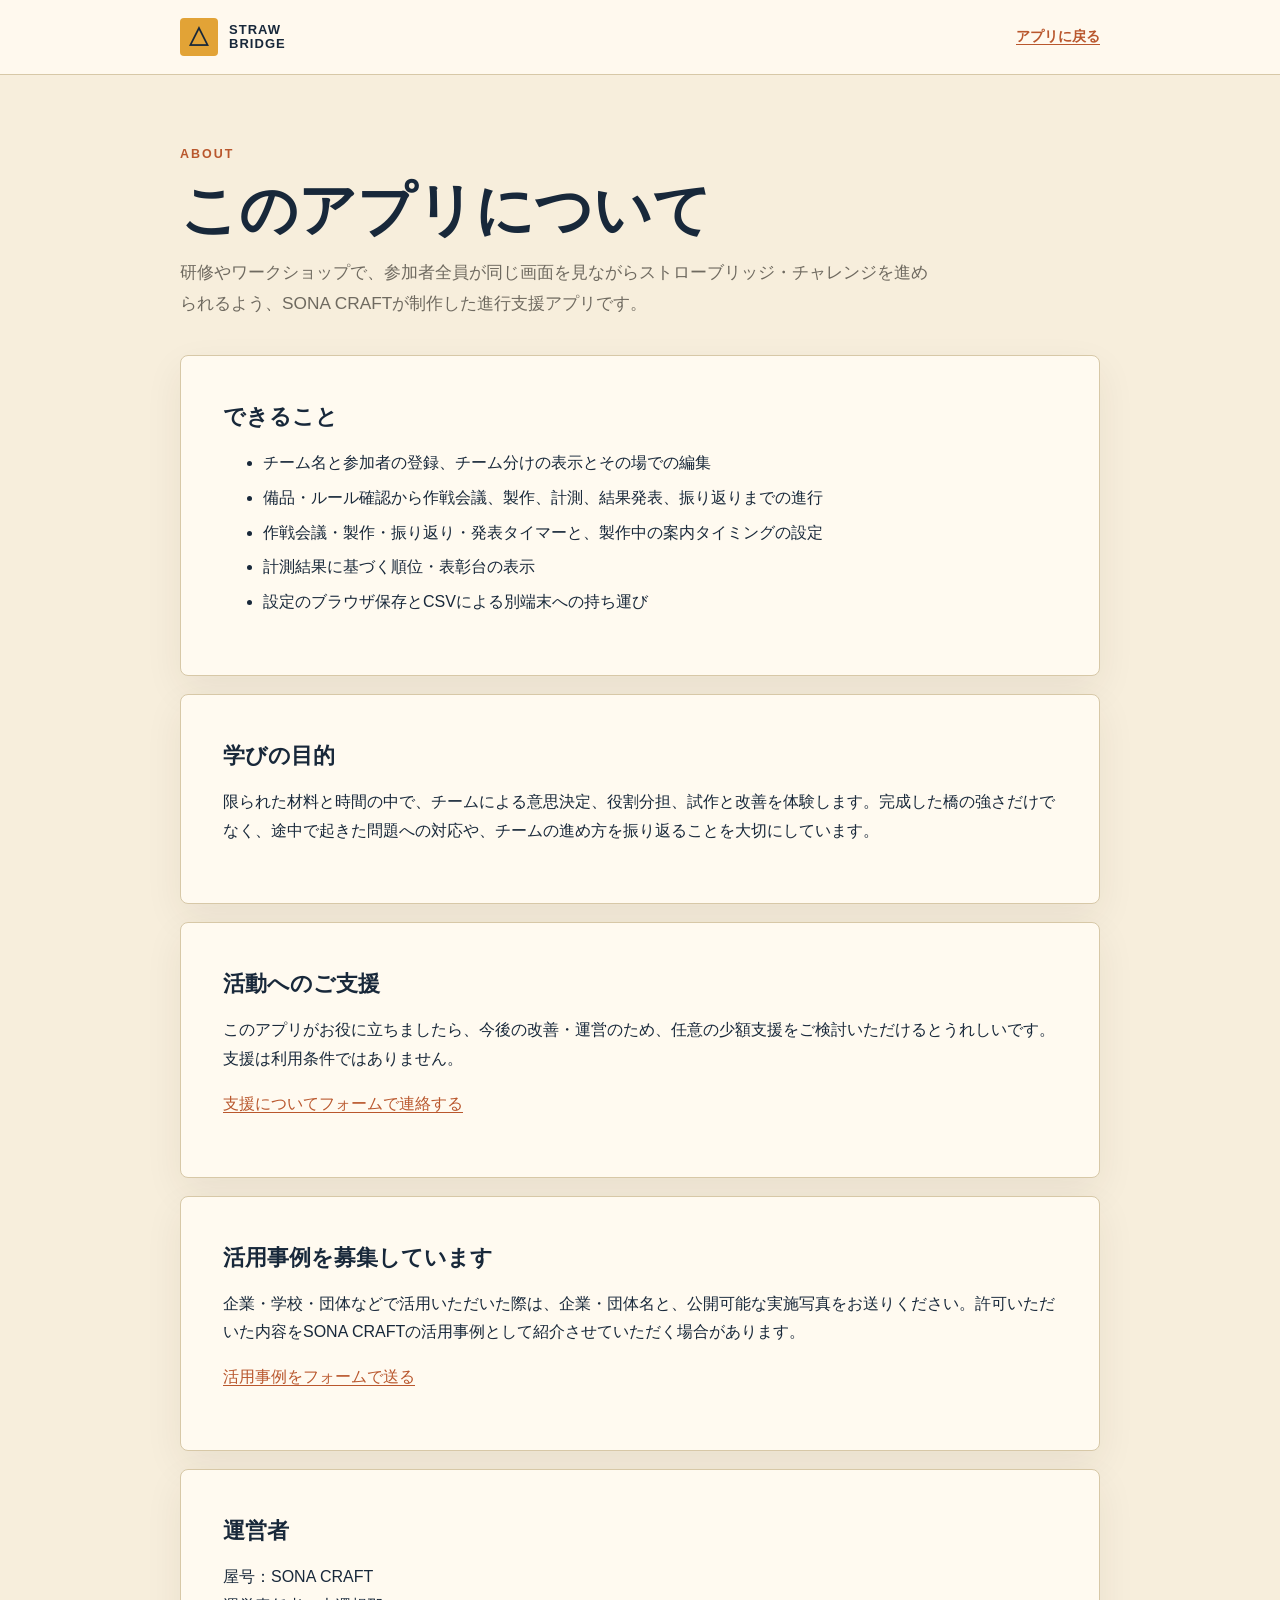
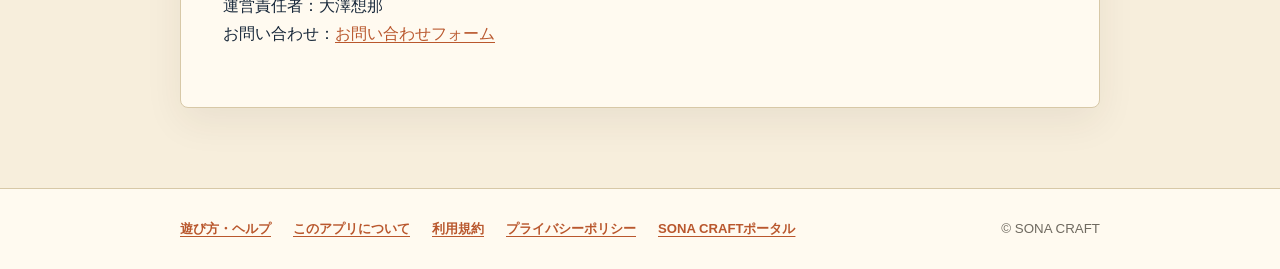
<file: public/about.html>
<!doctype html>
<html lang="ja">
<head><meta charset="UTF-8"><meta name="viewport" content="width=device-width, initial-scale=1.0">
  <meta name="google-adsense-account" content="ca-pub-6423794191116812"><title>このアプリについて | ストローブリッジ・チャレンジ</title><link rel="stylesheet" href="css/legal.css">  <script async src="https://pagead2.googlesyndication.com/pagead/js/adsbygoogle.js?client=ca-pub-6423794191116812" crossorigin="anonymous"></script>
</head>
<body>
  <header class="legal-header"><div class="legal-header-inner"><a class="brand" href="index.html"><span class="brand-mark">△</span><span>STRAW<br>BRIDGE</span></a><a class="back-link" href="index.html">アプリに戻る</a></div></header>
  <main class="legal-main">
    <div class="legal-hero"><span class="eyebrow">ABOUT</span><h1>このアプリについて</h1><p class="lead">研修やワークショップで、参加者全員が同じ画面を見ながらストローブリッジ・チャレンジを進められるよう、SONA CRAFTが制作した進行支援アプリです。</p></div>
    <section class="legal-card"><h2>できること</h2><ul><li>チーム名と参加者の登録、チーム分けの表示とその場での編集</li><li>備品・ルール確認から作戦会議、製作、計測、結果発表、振り返りまでの進行</li><li>作戦会議・製作・振り返り・発表タイマーと、製作中の案内タイミングの設定</li><li>計測結果に基づく順位・表彰台の表示</li><li>設定のブラウザ保存とCSVによる別端末への持ち運び</li></ul></section>
    <section class="legal-card"><h2>学びの目的</h2><p>限られた材料と時間の中で、チームによる意思決定、役割分担、試作と改善を体験します。完成した橋の強さだけでなく、途中で起きた問題への対応や、チームの進め方を振り返ることを大切にしています。</p></section>
    <section class="legal-card"><h2>活動へのご支援</h2><p>このアプリがお役に立ちましたら、今後の改善・運営のため、任意の少額支援をご検討いただけるとうれしいです。支援は利用条件ではありません。</p><p><a href="https://portal.sona-craft.com/request?app=straw-bridge&amp;type=support">支援についてフォームで連絡する</a></p></section>
    <section class="legal-card"><h2>活用事例を募集しています</h2><p>企業・学校・団体などで活用いただいた際は、企業・団体名と、公開可能な実施写真をお送りください。許可いただいた内容をSONA CRAFTの活用事例として紹介させていただく場合があります。</p><p><a href="https://portal.sona-craft.com/request?app=straw-bridge&amp;type=use-case">活用事例をフォームで送る</a></p></section>
    <section class="legal-card"><h2>運営者</h2><p>屋号：SONA CRAFT<br>運営責任者：大澤想那<br>お問い合わせ：<a href="https://portal.sona-craft.com/request.html?type=contact&amp;app=straw-bridge">お問い合わせフォーム</a></p></section>
  </main>
  <footer class="legal-footer"><div class="legal-footer-inner"><nav><a href="how-to-play.html">遊び方・ヘルプ</a><a href="about.html">このアプリについて</a><a href="terms.html">利用規約</a><a href="privacy.html">プライバシーポリシー</a><a href="https://portal.sona-craft.com/">SONA CRAFTポータル</a></nav><small>© SONA CRAFT</small></div></footer>
</body>
</html>
</file>
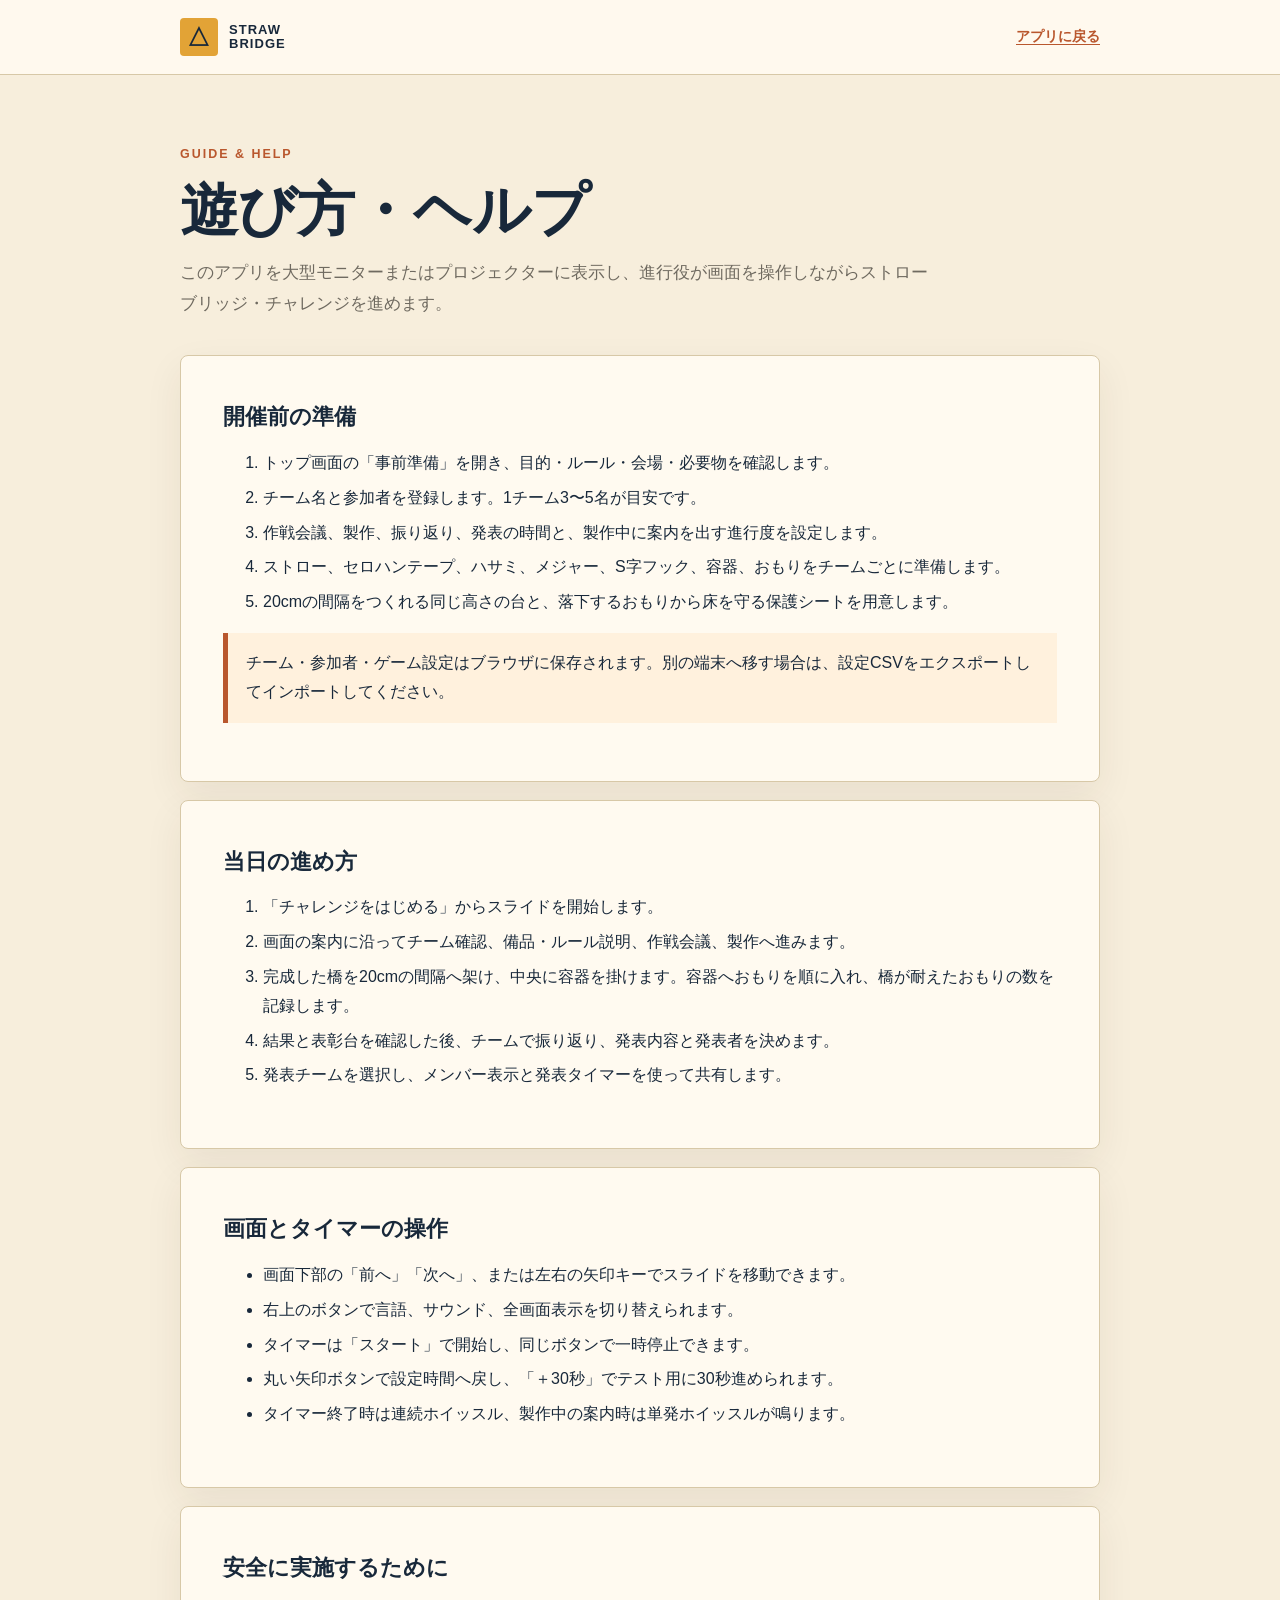
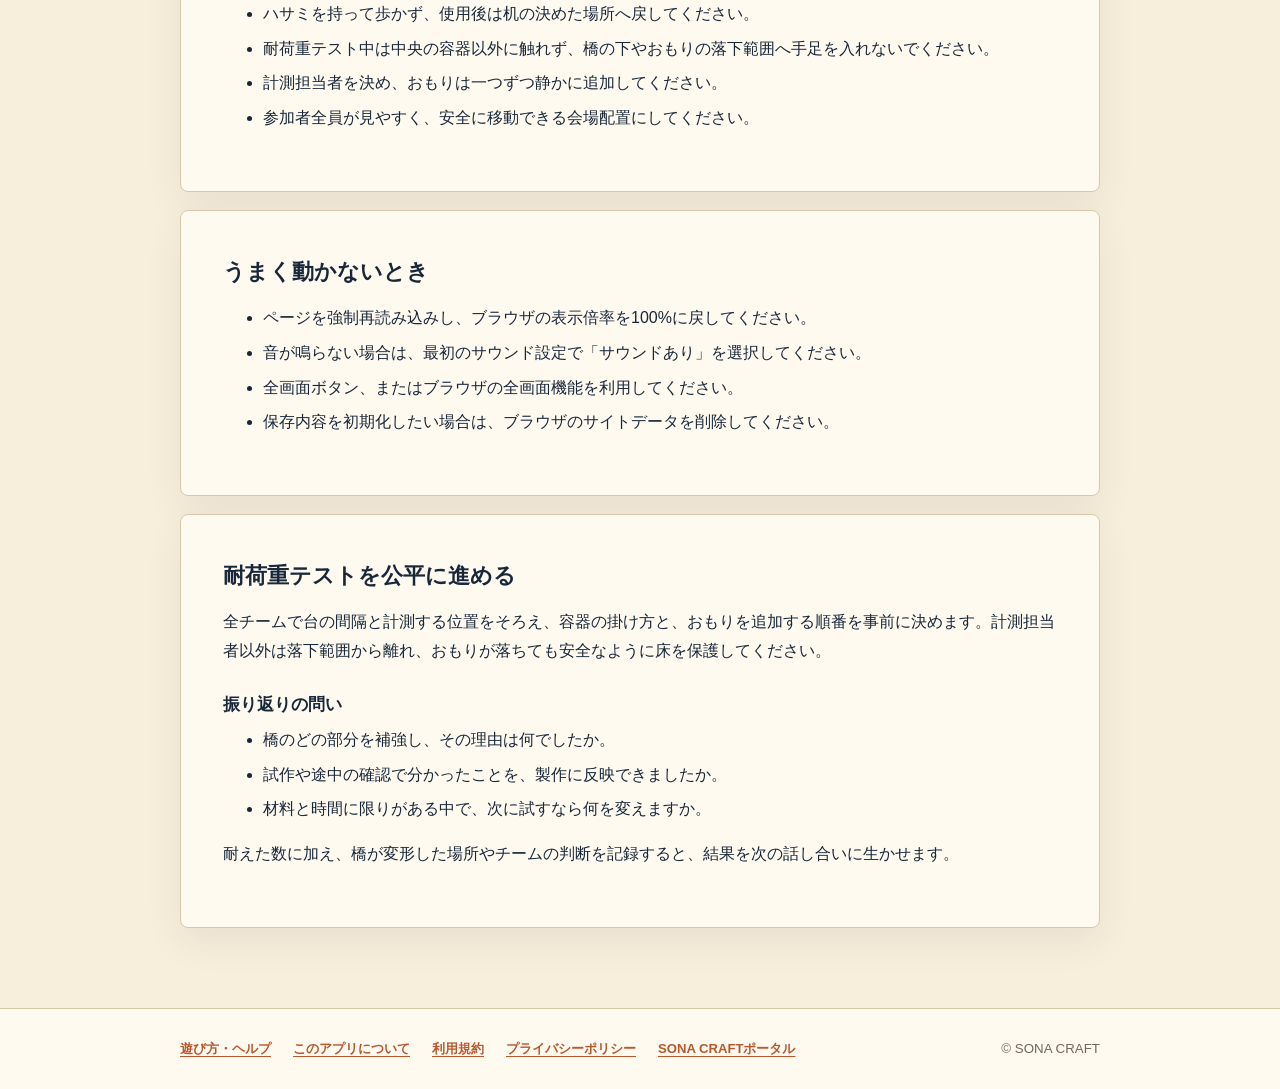
<file: public/how-to-play.html>
<!doctype html>
<html lang="ja">
<head><meta charset="UTF-8"><meta name="viewport" content="width=device-width, initial-scale=1.0">
  <meta name="google-adsense-account" content="ca-pub-6423794191116812"><title>遊び方・ヘルプ | ストローブリッジ・チャレンジ</title><link rel="stylesheet" href="css/legal.css">  <script async src="https://pagead2.googlesyndication.com/pagead/js/adsbygoogle.js?client=ca-pub-6423794191116812" crossorigin="anonymous"></script>
</head>
<body>
  <header class="legal-header"><div class="legal-header-inner"><a class="brand" href="index.html"><span class="brand-mark">△</span><span>STRAW<br>BRIDGE</span></a><a class="back-link" href="index.html">アプリに戻る</a></div></header>
  <main class="legal-main">
    <div class="legal-hero"><span class="eyebrow">GUIDE &amp; HELP</span><h1>遊び方・ヘルプ</h1><p class="lead">このアプリを大型モニターまたはプロジェクターに表示し、進行役が画面を操作しながらストローブリッジ・チャレンジを進めます。</p></div>
    <section class="legal-card"><h2>開催前の準備</h2><ol><li>トップ画面の「事前準備」を開き、目的・ルール・会場・必要物を確認します。</li><li>チーム名と参加者を登録します。1チーム3〜5名が目安です。</li><li>作戦会議、製作、振り返り、発表の時間と、製作中に案内を出す進行度を設定します。</li><li>ストロー、セロハンテープ、ハサミ、メジャー、S字フック、容器、おもりをチームごとに準備します。</li><li>20cmの間隔をつくれる同じ高さの台と、落下するおもりから床を守る保護シートを用意します。</li></ol><p class="note">チーム・参加者・ゲーム設定はブラウザに保存されます。別の端末へ移す場合は、設定CSVをエクスポートしてインポートしてください。</p></section>
    <section class="legal-card"><h2>当日の進め方</h2><ol><li>「チャレンジをはじめる」からスライドを開始します。</li><li>画面の案内に沿ってチーム確認、備品・ルール説明、作戦会議、製作へ進みます。</li><li>完成した橋を20cmの間隔へ架け、中央に容器を掛けます。容器へおもりを順に入れ、橋が耐えたおもりの数を記録します。</li><li>結果と表彰台を確認した後、チームで振り返り、発表内容と発表者を決めます。</li><li>発表チームを選択し、メンバー表示と発表タイマーを使って共有します。</li></ol></section>
    <section class="legal-card"><h2>画面とタイマーの操作</h2><ul><li>画面下部の「前へ」「次へ」、または左右の矢印キーでスライドを移動できます。</li><li>右上のボタンで言語、サウンド、全画面表示を切り替えられます。</li><li>タイマーは「スタート」で開始し、同じボタンで一時停止できます。</li><li>丸い矢印ボタンで設定時間へ戻し、「＋30秒」でテスト用に30秒進められます。</li><li>タイマー終了時は連続ホイッスル、製作中の案内時は単発ホイッスルが鳴ります。</li></ul></section>
    <section class="legal-card"><h2>安全に実施するために</h2><ul><li>ハサミを持って歩かず、使用後は机の決めた場所へ戻してください。</li><li>耐荷重テスト中は中央の容器以外に触れず、橋の下やおもりの落下範囲へ手足を入れないでください。</li><li>計測担当者を決め、おもりは一つずつ静かに追加してください。</li><li>参加者全員が見やすく、安全に移動できる会場配置にしてください。</li></ul></section>
    <section class="legal-card"><h2>うまく動かないとき</h2><ul><li>ページを強制再読み込みし、ブラウザの表示倍率を100%に戻してください。</li><li>音が鳴らない場合は、最初のサウンド設定で「サウンドあり」を選択してください。</li><li>全画面ボタン、またはブラウザの全画面機能を利用してください。</li><li>保存内容を初期化したい場合は、ブラウザのサイトデータを削除してください。</li></ul></section>
  <section class="legal-card"><h2>耐荷重テストを公平に進める</h2><p>全チームで台の間隔と計測する位置をそろえ、容器の掛け方と、おもりを追加する順番を事前に決めます。計測担当者以外は落下範囲から離れ、おもりが落ちても安全なように床を保護してください。</p><h3>振り返りの問い</h3><ul><li>橋のどの部分を補強し、その理由は何でしたか。</li><li>試作や途中の確認で分かったことを、製作に反映できましたか。</li><li>材料と時間に限りがある中で、次に試すなら何を変えますか。</li></ul><p>耐えた数に加え、橋が変形した場所やチームの判断を記録すると、結果を次の話し合いに生かせます。</p></section>
</main>
  <footer class="legal-footer"><div class="legal-footer-inner"><nav><a href="how-to-play.html">遊び方・ヘルプ</a><a href="about.html">このアプリについて</a><a href="terms.html">利用規約</a><a href="privacy.html">プライバシーポリシー</a><a href="https://portal.sona-craft.com/">SONA CRAFTポータル</a></nav><small>© SONA CRAFT</small></div></footer>
</body>
</html>
</file>
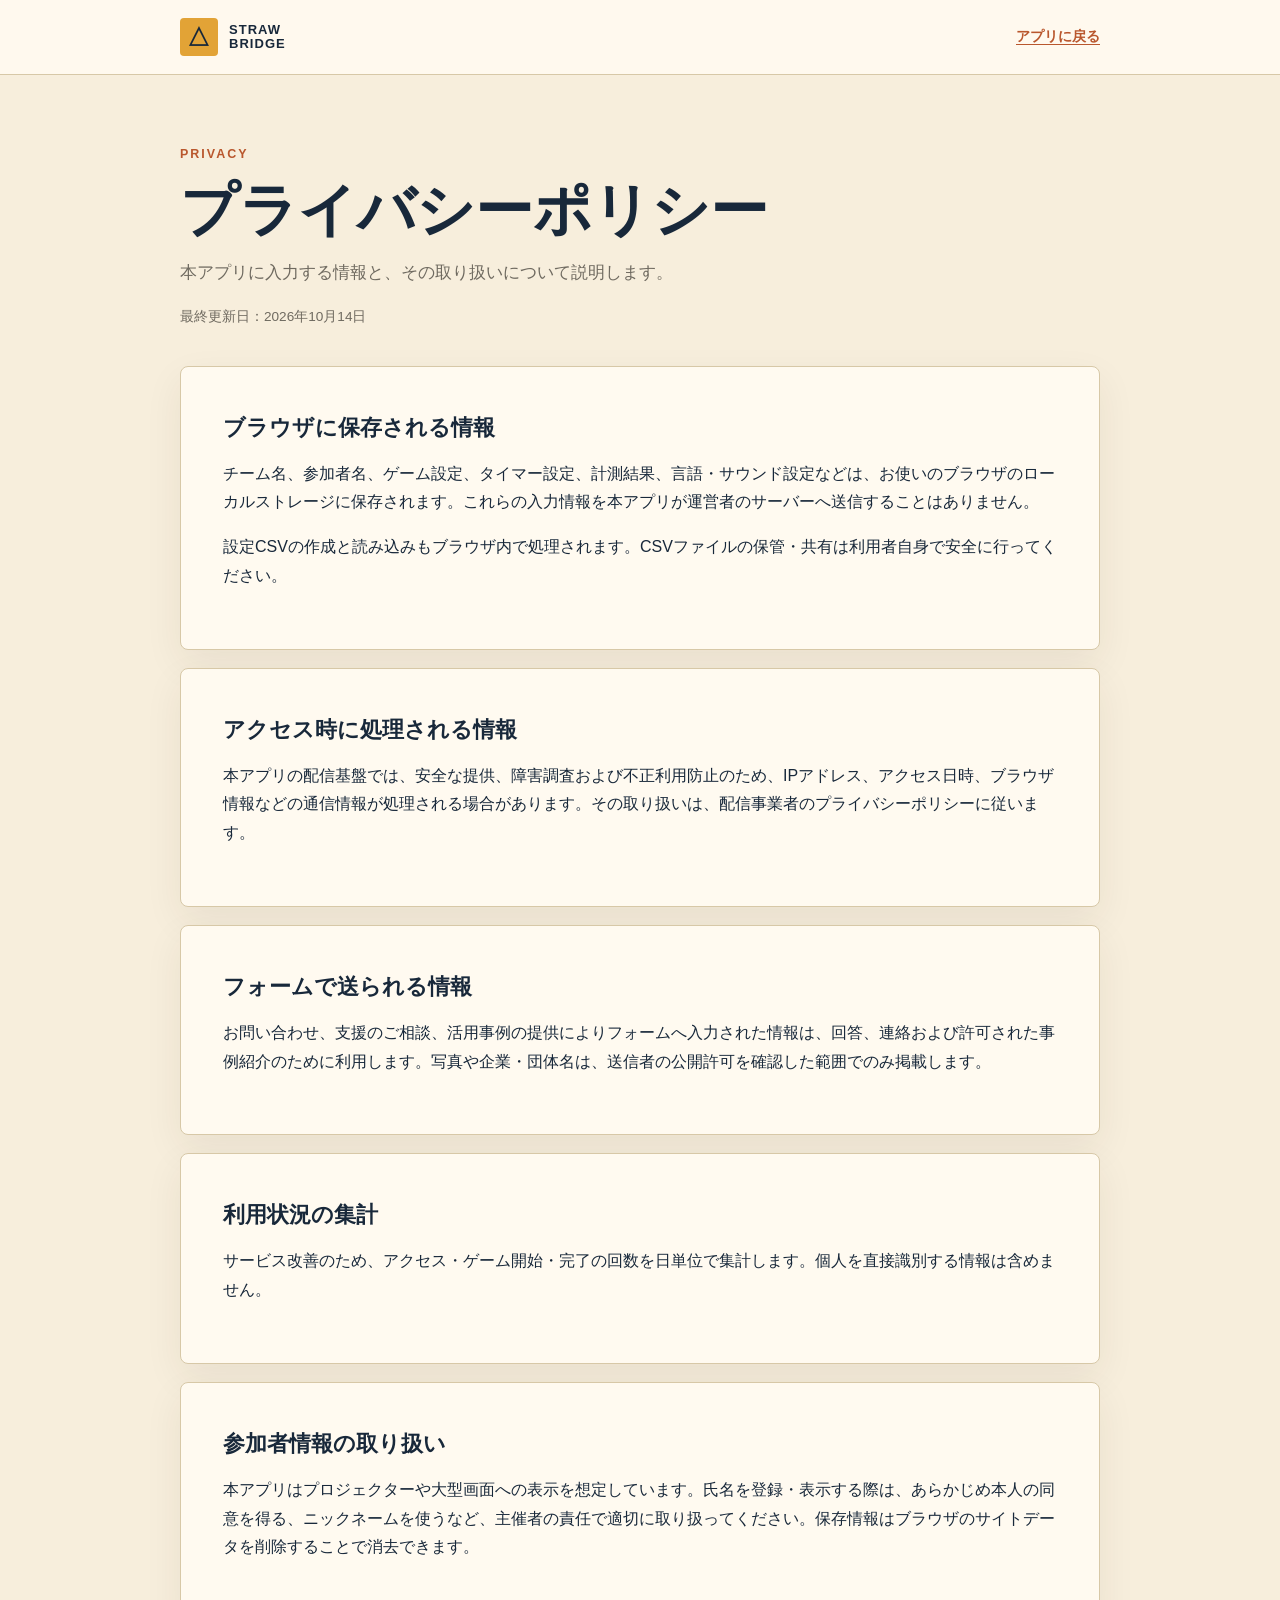
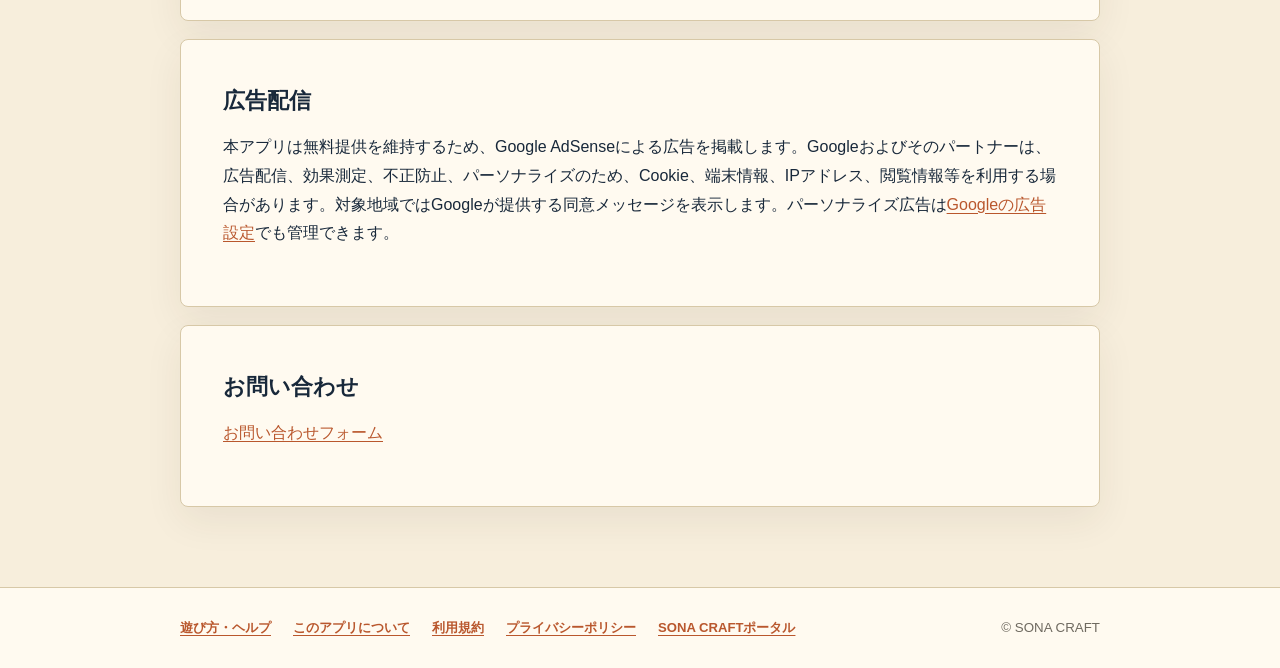
<file: public/privacy.html>
<!doctype html>
<html lang="ja">
<head><meta charset="UTF-8"><meta name="viewport" content="width=device-width, initial-scale=1.0">
  <meta name="google-adsense-account" content="ca-pub-6423794191116812"><title>プライバシーポリシー | ストローブリッジ・チャレンジ</title><link rel="stylesheet" href="css/legal.css">  <script async src="https://pagead2.googlesyndication.com/pagead/js/adsbygoogle.js?client=ca-pub-6423794191116812" crossorigin="anonymous"></script>
</head>
<body>
  <header class="legal-header"><div class="legal-header-inner"><a class="brand" href="index.html"><span class="brand-mark">△</span><span>STRAW<br>BRIDGE</span></a><a class="back-link" href="index.html">アプリに戻る</a></div></header>
  <main class="legal-main">
    <div class="legal-hero"><span class="eyebrow">PRIVACY</span><h1>プライバシーポリシー</h1><p class="lead">本アプリに入力する情報と、その取り扱いについて説明します。</p><p class="updated">最終更新日：2026年10月14日</p></div>
    <section class="legal-card"><h2>ブラウザに保存される情報</h2><p>チーム名、参加者名、ゲーム設定、タイマー設定、計測結果、言語・サウンド設定などは、お使いのブラウザのローカルストレージに保存されます。これらの入力情報を本アプリが運営者のサーバーへ送信することはありません。</p><p>設定CSVの作成と読み込みもブラウザ内で処理されます。CSVファイルの保管・共有は利用者自身で安全に行ってください。</p></section>
    <section class="legal-card"><h2>アクセス時に処理される情報</h2><p>本アプリの配信基盤では、安全な提供、障害調査および不正利用防止のため、IPアドレス、アクセス日時、ブラウザ情報などの通信情報が処理される場合があります。その取り扱いは、配信事業者のプライバシーポリシーに従います。</p></section>
    <section class="legal-card"><h2>フォームで送られる情報</h2><p>お問い合わせ、支援のご相談、活用事例の提供によりフォームへ入力された情報は、回答、連絡および許可された事例紹介のために利用します。写真や企業・団体名は、送信者の公開許可を確認した範囲でのみ掲載します。</p></section><section class="legal-card"><h2>利用状況の集計</h2><p>サービス改善のため、アクセス・ゲーム開始・完了の回数を日単位で集計します。個人を直接識別する情報は含めません。</p></section>
    <section class="legal-card"><h2>参加者情報の取り扱い</h2><p>本アプリはプロジェクターや大型画面への表示を想定しています。氏名を登録・表示する際は、あらかじめ本人の同意を得る、ニックネームを使うなど、主催者の責任で適切に取り扱ってください。保存情報はブラウザのサイトデータを削除することで消去できます。</p></section>
    <section class="legal-card"><h2>広告配信</h2><p>本アプリは無料提供を維持するため、Google AdSenseによる広告を掲載します。Googleおよびそのパートナーは、広告配信、効果測定、不正防止、パーソナライズのため、Cookie、端末情報、IPアドレス、閲覧情報等を利用する場合があります。対象地域ではGoogleが提供する同意メッセージを表示します。パーソナライズ広告は<a href="https://adssettings.google.com/" rel="noopener noreferrer">Googleの広告設定</a>でも管理できます。</p></section>
    <section class="legal-card"><h2>お問い合わせ</h2><p><a href="https://portal.sona-craft.com/request.html?type=contact&amp;app=straw-bridge">お問い合わせフォーム</a></p></section>
  </main>
  <footer class="legal-footer"><div class="legal-footer-inner"><nav><a href="how-to-play.html">遊び方・ヘルプ</a><a href="about.html">このアプリについて</a><a href="terms.html">利用規約</a><a href="privacy.html">プライバシーポリシー</a><a href="https://portal.sona-craft.com/">SONA CRAFTポータル</a></nav><small>© SONA CRAFT</small></div></footer>
</body>
</html>
</file>
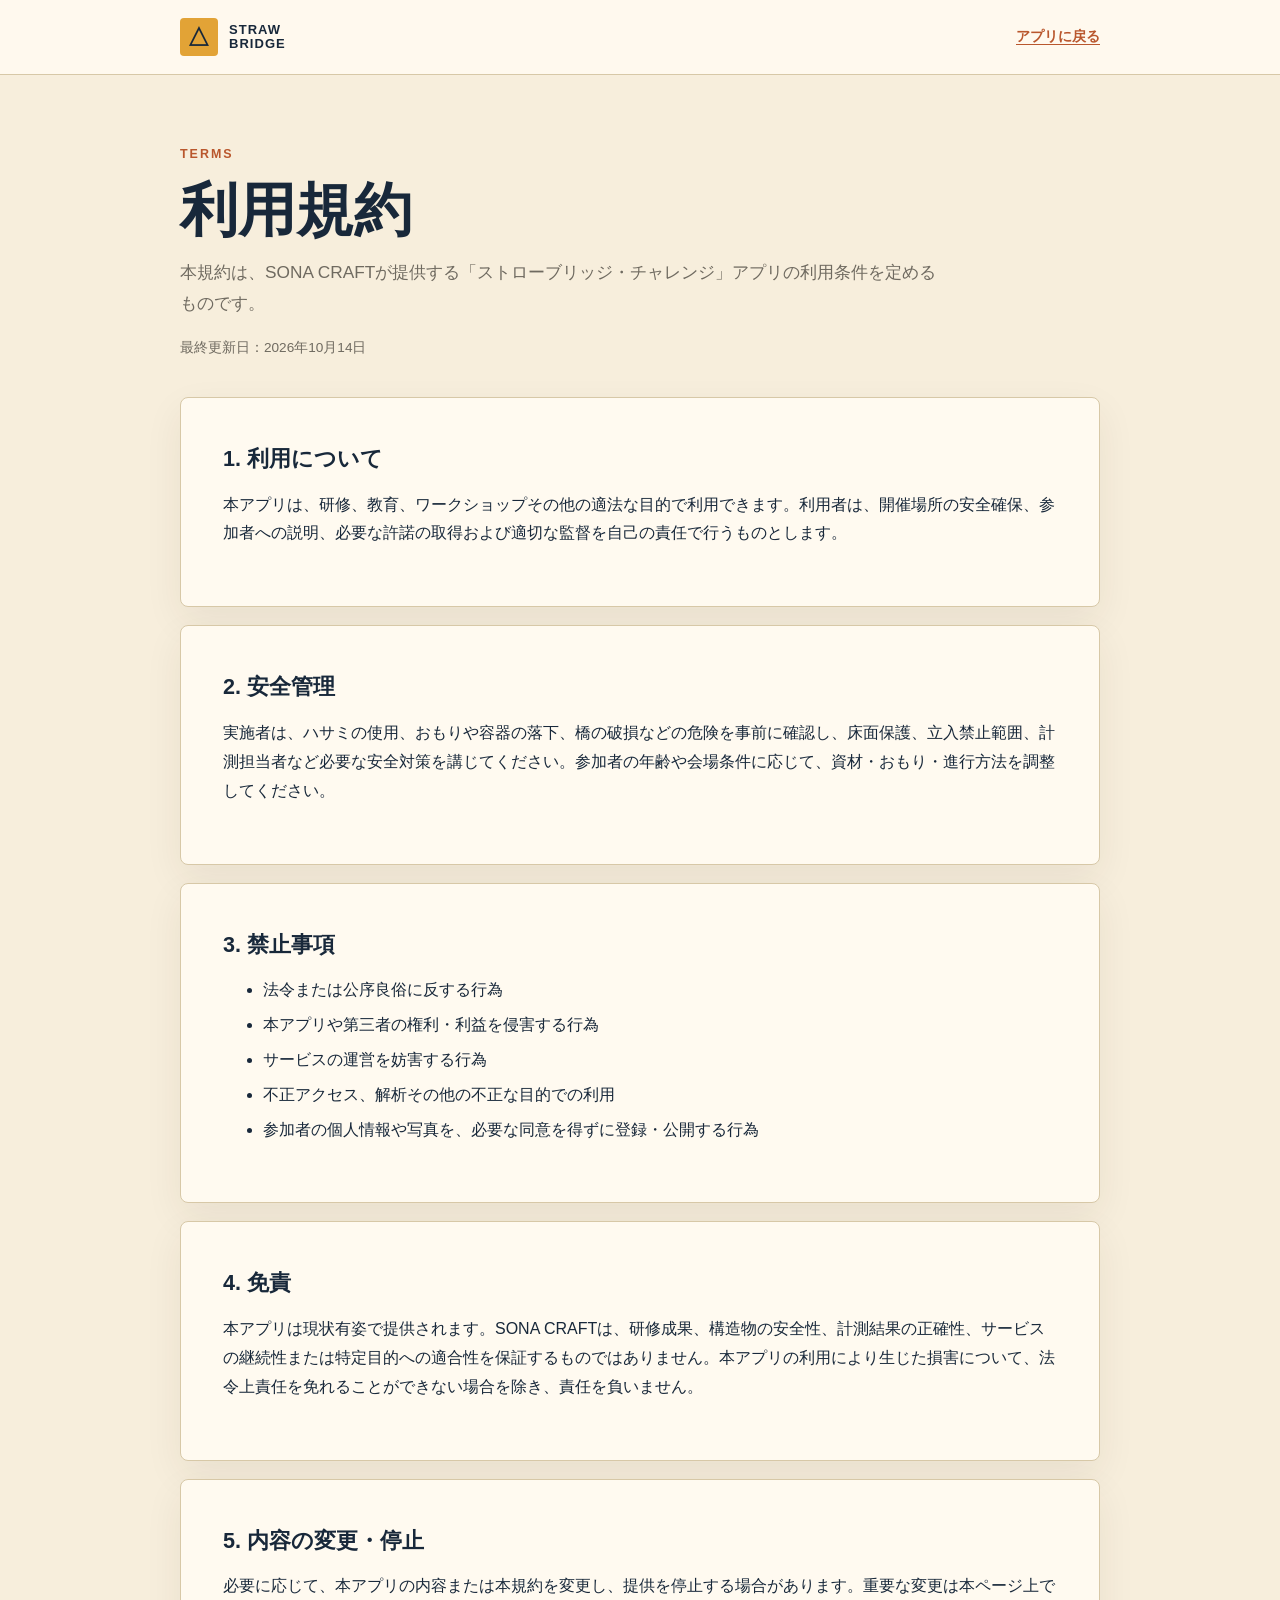
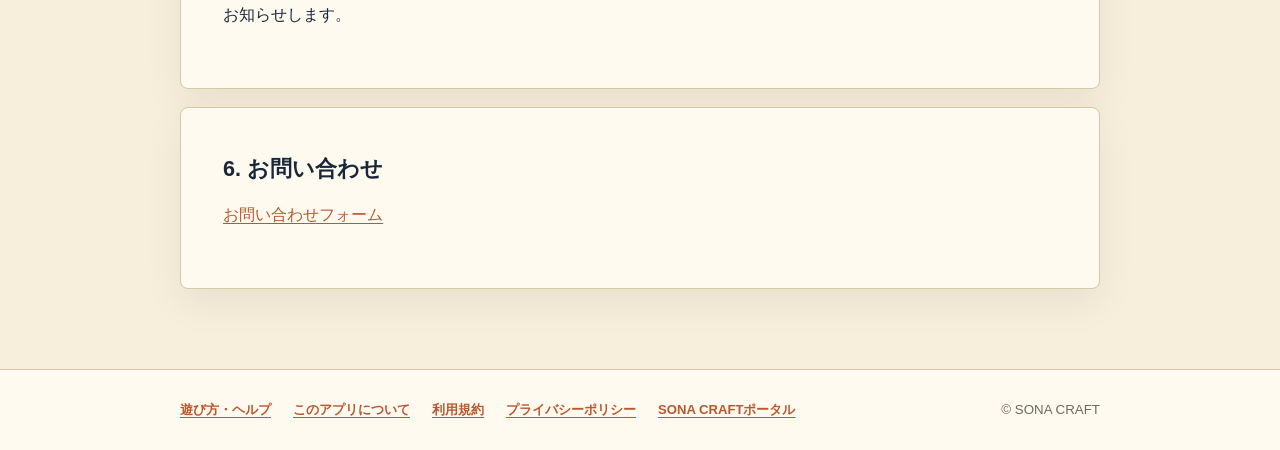
<file: public/terms.html>
<!doctype html>
<html lang="ja">
<head><meta charset="UTF-8"><meta name="viewport" content="width=device-width, initial-scale=1.0">
  <meta name="google-adsense-account" content="ca-pub-6423794191116812"><title>利用規約 | ストローブリッジ・チャレンジ</title><link rel="stylesheet" href="css/legal.css">  <script async src="https://pagead2.googlesyndication.com/pagead/js/adsbygoogle.js?client=ca-pub-6423794191116812" crossorigin="anonymous"></script>
</head>
<body>
  <header class="legal-header"><div class="legal-header-inner"><a class="brand" href="index.html"><span class="brand-mark">△</span><span>STRAW<br>BRIDGE</span></a><a class="back-link" href="index.html">アプリに戻る</a></div></header>
  <main class="legal-main">
    <div class="legal-hero"><span class="eyebrow">TERMS</span><h1>利用規約</h1><p class="lead">本規約は、SONA CRAFTが提供する「ストローブリッジ・チャレンジ」アプリの利用条件を定めるものです。</p><p class="updated">最終更新日：2026年10月14日</p></div>
    <section class="legal-card"><h2>1. 利用について</h2><p>本アプリは、研修、教育、ワークショップその他の適法な目的で利用できます。利用者は、開催場所の安全確保、参加者への説明、必要な許諾の取得および適切な監督を自己の責任で行うものとします。</p></section>
    <section class="legal-card"><h2>2. 安全管理</h2><p>実施者は、ハサミの使用、おもりや容器の落下、橋の破損などの危険を事前に確認し、床面保護、立入禁止範囲、計測担当者など必要な安全対策を講じてください。参加者の年齢や会場条件に応じて、資材・おもり・進行方法を調整してください。</p></section>
    <section class="legal-card"><h2>3. 禁止事項</h2><ul><li>法令または公序良俗に反する行為</li><li>本アプリや第三者の権利・利益を侵害する行為</li><li>サービスの運営を妨害する行為</li><li>不正アクセス、解析その他の不正な目的での利用</li><li>参加者の個人情報や写真を、必要な同意を得ずに登録・公開する行為</li></ul></section>
    <section class="legal-card"><h2>4. 免責</h2><p>本アプリは現状有姿で提供されます。SONA CRAFTは、研修成果、構造物の安全性、計測結果の正確性、サービスの継続性または特定目的への適合性を保証するものではありません。本アプリの利用により生じた損害について、法令上責任を免れることができない場合を除き、責任を負いません。</p></section>
    <section class="legal-card"><h2>5. 内容の変更・停止</h2><p>必要に応じて、本アプリの内容または本規約を変更し、提供を停止する場合があります。重要な変更は本ページ上でお知らせします。</p></section>
    <section class="legal-card"><h2>6. お問い合わせ</h2><p><a href="https://portal.sona-craft.com/request.html?type=contact&amp;app=straw-bridge">お問い合わせフォーム</a></p></section>
  </main>
  <footer class="legal-footer"><div class="legal-footer-inner"><nav><a href="how-to-play.html">遊び方・ヘルプ</a><a href="about.html">このアプリについて</a><a href="terms.html">利用規約</a><a href="privacy.html">プライバシーポリシー</a><a href="https://portal.sona-craft.com/">SONA CRAFTポータル</a></nav><small>© SONA CRAFT</small></div></footer>
</body>
</html>
</file>
<file: public/css/legal.css>
:root{color-scheme:light;--ink:#18283a;--muted:#6f6a60;--cream:#f7eedc;--paper:#fffaf0;--orange:#b9572d;--gold:#e2a336;--line:#d7c8a7}
*{box-sizing:border-box}body{margin:0;color:var(--ink);background:var(--cream);font-family:"Yu Gothic UI","Yu Gothic","Hiragino Kaku Gothic ProN","Meiryo",sans-serif;line-height:1.8}a{color:var(--orange);text-underline-offset:.2em}a:hover{color:#873a20}.legal-header{border-bottom:1px solid var(--line);background:rgba(255,250,240,.95)}.legal-header-inner,.legal-main,.legal-footer-inner{width:min(920px,calc(100% - 40px));margin-inline:auto}.legal-header-inner{min-height:74px;display:flex;align-items:center;justify-content:space-between;gap:24px}.brand{display:inline-flex;align-items:center;gap:11px;color:var(--ink);font:900 13px/1.05 "Segoe UI",sans-serif;letter-spacing:.08em;text-decoration:none}.brand-mark{display:grid;place-items:center;width:38px;aspect-ratio:1;border-radius:4px;background:var(--gold);color:var(--ink);font-size:23px}.back-link{font-size:.9rem;font-weight:800}.legal-main{padding:64px 0 80px}.legal-hero{margin-bottom:36px}.legal-hero .eyebrow{color:var(--orange);font:900 .78rem "Segoe UI",sans-serif;letter-spacing:.16em}h1{margin:8px 0 12px;font-size:clamp(2rem,6vw,3.6rem);line-height:1.2}.lead{max-width:760px;color:var(--muted);font-size:1.08rem}.legal-card{margin-top:18px;padding:clamp(24px,5vw,42px);border:1px solid var(--line);border-radius:8px;background:var(--paper);box-shadow:0 14px 38px rgba(51,45,35,.07)}h2{margin:0 0 12px;font-size:1.35rem}h3{margin:24px 0 6px;font-size:1.05rem}p,ul,ol{margin-top:0}li+li{margin-top:6px}.note{padding:16px 18px;border-left:5px solid var(--orange);background:#fff1dd}.updated{color:var(--muted);font-size:.85rem}.legal-footer{padding:28px 0;border-top:1px solid var(--line);background:var(--paper)}.legal-footer-inner{display:flex;justify-content:space-between;align-items:center;gap:20px}.legal-footer nav{display:flex;flex-wrap:wrap;gap:10px 22px}.legal-footer a{font-size:.82rem;font-weight:800}.legal-footer small{white-space:nowrap;color:var(--muted)}@media(max-width:680px){.legal-header-inner,.legal-main,.legal-footer-inner{width:min(100% - 28px,920px)}.legal-main{padding-top:42px}.legal-footer-inner{align-items:flex-start;flex-direction:column}}
</file>
